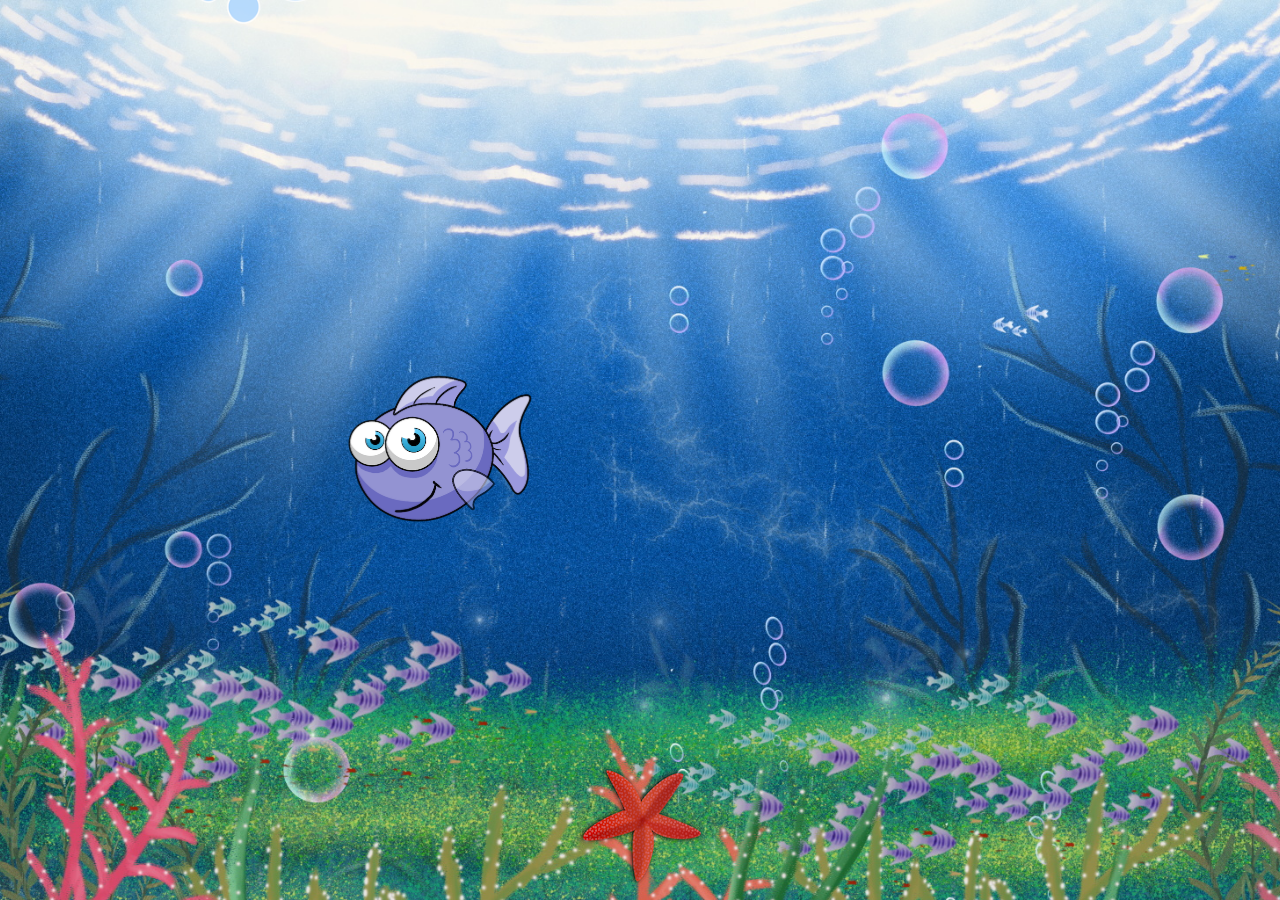
<file: Web-projects/Web-1/Fish-Underwater/index.html>
<!DOCTYPE html>
<html lang="en">
<head>
    <meta charset="UTF-8">
    <meta name="viewport" content="width=device-width, initial-scale=1.0">
    <title>Document</title>
    <link rel="stylesheet" href="style.css"/>
</head>
<body>
    <div class="bubbles-container">
        <img src="bubbles-1.png" id="bubbles"/>
    </div>
    <div class="fish-container">
        <img src="fish-2.png"/>
    </div>
    <div class="starfish-container">
        <img src="starfish.png"/>
    </div>
</body>
</html>
</file>
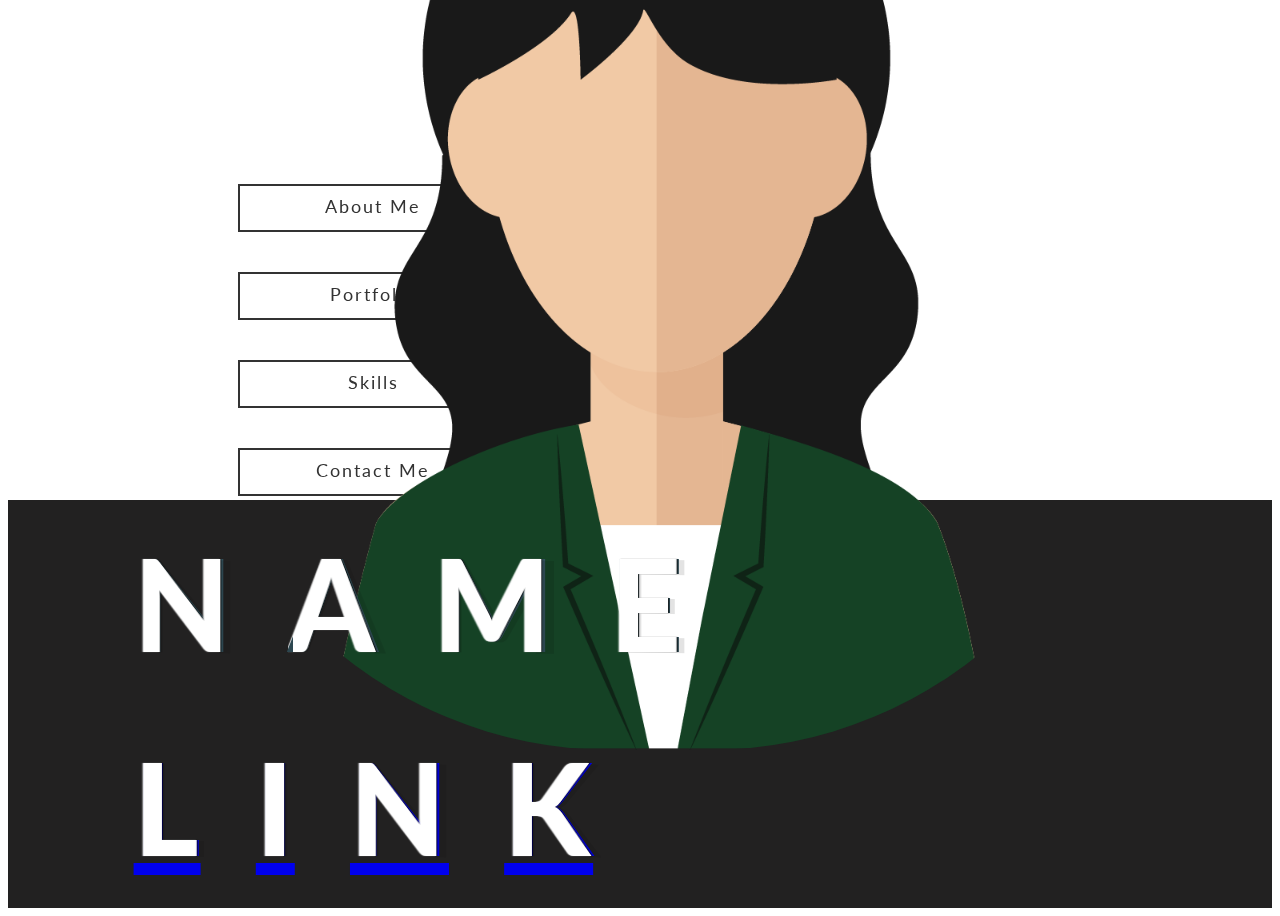
<file: Web-projects/Web-1/NamePage/index.html>
<!DOCTYPE html>
<html lang="en">
<head>
    <meta charset="UTF-8">
    <meta name="viewport" content="width=device-width, initial-scale=1.0">
    <title>Document</title>
    <link rel="stylesheet" href="style.css"/>
</head>
<body>    
    <div>
        <div class="back-img">
        <div class="home-buttons">
            <div class="btn-wrapper">
                <a href="about.html"><span>About Me</span></a>
            </div>
            <div class="btn-wrapper">
                <a href="#"><span>Portfolio</span></a>
            </div>
            <div class="btn-wrapper">
                <a href="skills.html"><span>Skills</span></a>
            </div>
            <div class="btn-wrapper">
                <a href="contact.html"><span>Contact Me</span></a>
            </div>
        </div>
    </div>
    <div class="background">
    <div class="profile-pic-container">
        <img src="avatar.png" id="profile-pic"/>
    </div>
    <div class="text-wrapper">
    <div class="foo">
        <span class="letter" data-letter="N">N</span>
        <span class="letter" data-letter="A">A</span>
        <span class="letter" data-letter="M">M</span>
        <span class="letter" data-letter="E">E</span>
    </div>
    <div class="foo">
        <span class="letter" data-letter="L">
            <a href="skills.html" alt="">L</a>
        </span>
        <span class="letter" data-letter="I">
            <a href="#" alt="">I</a>
        </span>
        <span class="letter" data-letter="N">
            <a href="about.html" alt="">N</a>
        </span>
        <span class="letter" data-letter="K">
            <a href="contact.html" alt="">K</a>
        </span>
    </div>
    <!-- <div class="job-title">
        <p>DEVELOPER</p>
    </div> -->
    </div>
</div>
</div>
</body>
</html>
</file>
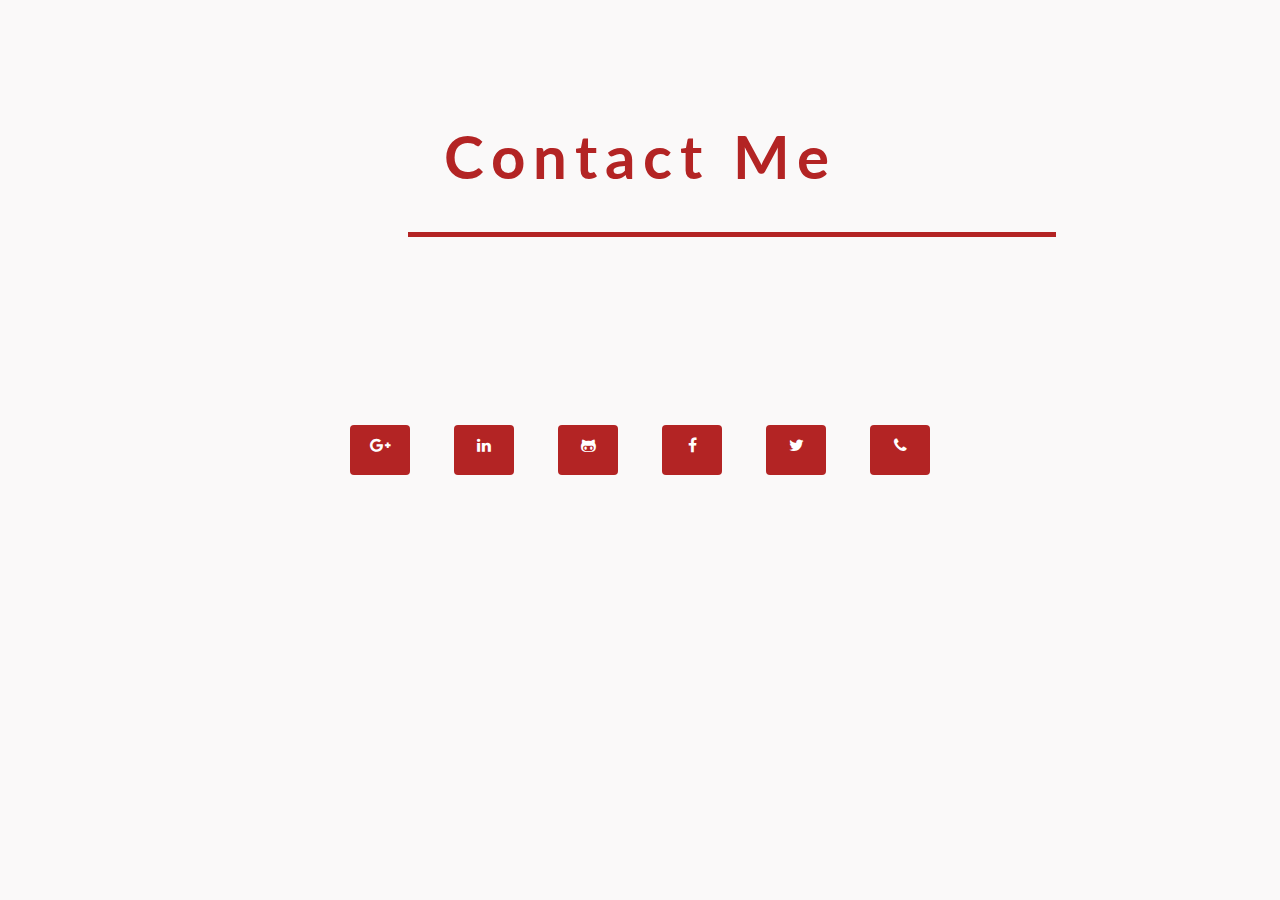
<file: Web-projects/Web-1/NamePage/contact.html>
<!DOCTYPE html>
<html lang="en">
<head>
    <meta charset="UTF-8">
    <meta name="viewport" content="width=device-width, initial-scale=1.0">
    <title>Document</title>
    <link rel="stylesheet" href="contact.css" />
    <link rel="stylesheet" href="https://cdnjs.cloudflare.com/ajax/libs/font-awesome/4.7.0/css/font-awesome.min.css">
</head>
<body>
    <div class="contact">
        <h1>Contact Me</h1>
        <div class="contact-block"></div>
    </div>
    <div class="socials">
        <a href="https://www.google.com"><span>Google+</span></a>
        <a href="https://www.linkedin.com"><span>LinkedIn</span></a>
        <a href="https://www.github.com"><span>Github</span></a>
        <a href="https://www.facebook.com"><span>Facebook</span></a>
        <a href="https://www.twitter.com"><span>Twitter</span></a>
        <a href="#"><span>Phone</span></a>
    </div>
</body>
</html>
</file>
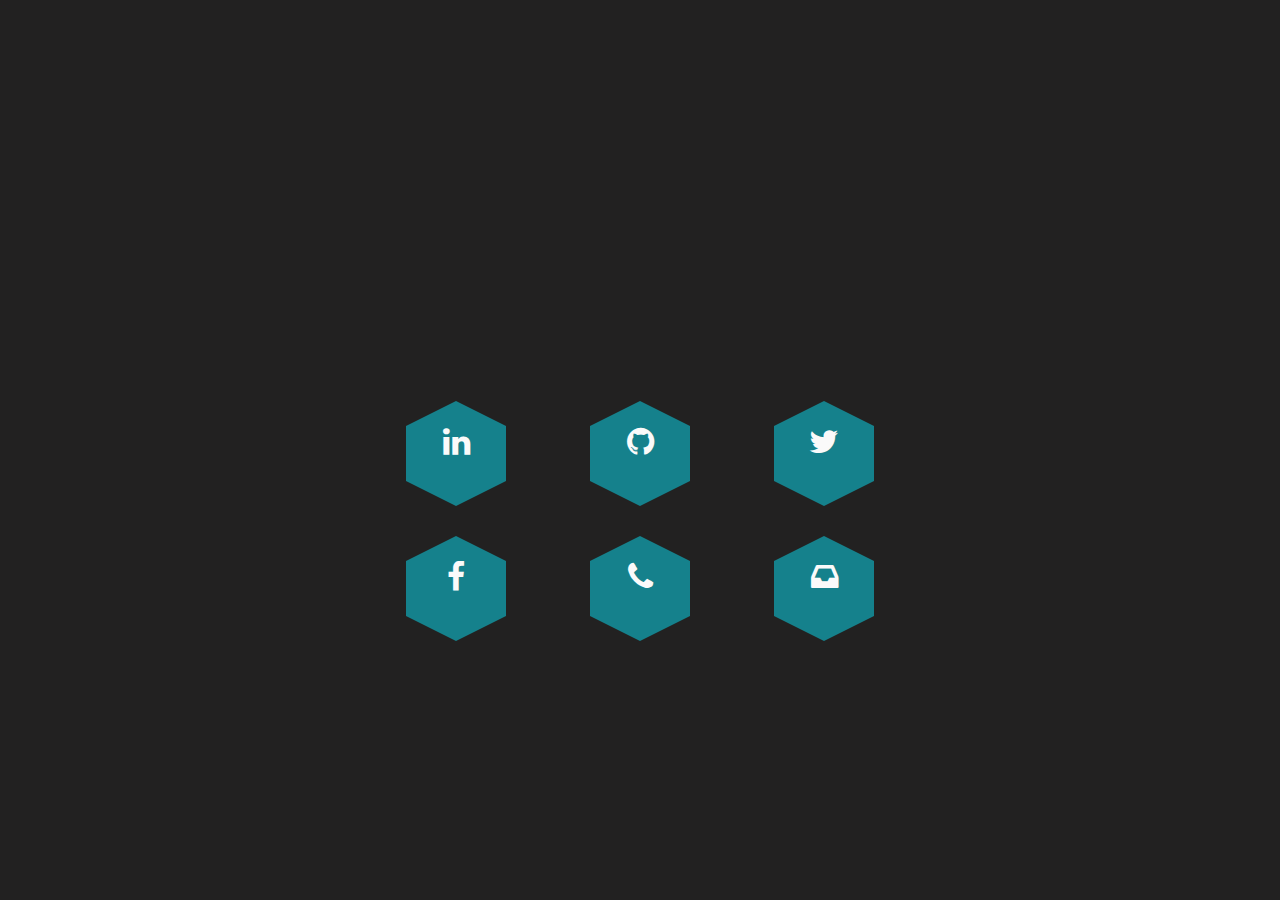
<file: Web-projects/Web-1/NamePage/Testing/contact.html>
<!DOCTYPE html>
<html lang="en">
<head>
    <meta charset="UTF-8">
    <meta name="viewport" content="width=device-width, initial-scale=1.0">
    <title>Document</title>
    <link rel="stylesheet" href="contact.css" />
    <link rel="stylesheet" href="https://cdnjs.cloudflare.com/ajax/libs/font-awesome/4.7.0/css/font-awesome.min.css">
</head>
<body>
    <div class="wrapper">
        <div class="inner">
            <div class="intro">
                <h1></h1>
            </div>
            <div class="social">
                <div class="hexagon">
                    <a href="www.linkedin.com/" target="_blank">
                        <i class="fa fa-linkedin fa-2x"></i>
                    </a>
                </div>
                <div class="hexagon">
                    <a href="www.github.com/" target="_blank">
                        <i class="fa fa-github fa-2x"></i>
                    </a>
                </div>
                <div class="hexagon">
                    <a href="www.twitter.com/" target="_blank">
                        <i class="fa fa-twitter fa-2x"></i>
                    </a>
                </div>
                <div class="hexagon">
                    <a href="facebook.com/" target="_blank">
                        <i class="fa fa-facebook fa-2x"></i>
                    </a>
                </div>
                <div class="hexagon">
                    <a href="#" target="_blank">
                        <i class="fa fa-phone fa-2x"></i>
                    </a>
                </div>
                <div class="hexagon">
                    <a href="#/" target="_blank">
                        <i class="fa fa-inbox fa-2x"></i>
                    </a>
                </div>
            </div>
        </div>
    </div>
</body>
</html>
</file>
<file: Web-projects/Web-1/Fish-Underwater/style.css>
* { 
    box-sizing: border-box;
}

body { 
    background: url('./underwater-background.jpg') no-repeat center center/cover;
    display: flex; 
    flex-direction: column;
    align-items: center;
    justify-content: center;
    height: 100vh; 
    margin: 0; 
    overflow: hidden; 
}

.bubbles-container { 
    display: flex;
    flex-direction: column;
    position: absolute; 
    bottom: 270px;
    left: 190px; 
} 

.starfish-container { 
    display: flex;
    /* flex-direction: column; */
    position: absolute; 
    bottom: 7px;
    left: 170px; 
} 

.fish-container {
    z-index: 2;
    display: flex;
    flex-direction: column;
    align-items: center;
    justify-content: center;
    position: absolute;
    perspective: 1000px;
    transition: 0.3s ease;
    /* top: 200px; */
  }

.fish-container > img { 
    transform: scale(0.5, 0.5);
}

/* .fish-container > img { 
    transition: 2s;
    transform: translateX(-200px) scale(0.5, 0.5);
} */

.starfish-container > img { 
    transition: 8s;
    transform: translateX(400px) rotate(360deg)
}

.fish-container > img { 
    transition: 5s;
    transform: translateX(-200px) scale(0.5, 0.5);
}


.bubbles-container > img { 
    /* top: 130px; */
    transition: 9s;
    transform: translateY(-600px) scale(0.9, 0.9)
}
</file>
<file: Web-projects/Web-1/NamePage/style.css>
@import url(https://fonts.googleapis.com/css?family=Lato:900);

*, *:before, *:after{
  box-sizing:border-box;
}

body{
  font-family: 'Lato', sans-serif;
}

.background { 
  top: 0;
  left: 0;
  width: 100%;
  height: 50%;
  background-color: rgb(34, 33, 33); 
}

.text-wrapper { 
  /* left: 60px;  */
  margin-top: 500px; 
  margin-left: 100px; 

}

.profile-pic-container { 
  display: flex;
  flex-direction: column;
  position: absolute; 
  right: 20px;
  bottom: 30px; 
  margin-top: 50px;
  transform: scale(0.8, 0.8);
} 

div #profile-pic { 
  border-radius: 45%;
}

div.foo{
  /* margin-left: 130px;
  top: 20px;  */
  /* width: 90%; */
  /* margin: 0 auto; */
  /* text-align: center; */
}

.letter{
  display: inline-block;
  font-weight: 900;
  font-size: 8em; /* Font-size of letters */
  margin: 0.2em; /* Spacing between letters */
  position: relative;
  color: #32505a;
  transform-style: preserve-3d;
  perspective: 400; /* Adds HD effect to letters */
  z-index: 1; /* positioning of letters with relation to other items on page */
}

.letter:before, .letter:after{
  position:absolute;
  content: attr(data-letter);
  transform-origin: top left;
  top:0;
  left:0;
  text-decoration: none;
}

.letter, .letter:before, .letter:after{
  transition: all 0.3s ease-in-out;
}

.letter:before{
  color: #fff;
  text-shadow: 
    -1px 0px 1px rgba(255,255,255,.8),
    1px 0px 1px rgba(0,0,0,.8);
  z-index: 3;
  transform:
    rotateX(0deg)
    rotateY(-15deg)
    rotateZ(0deg);
}

.letter:after{
  color: rgba(0,0,0,.11);
  z-index:2;
  transform:
    scale(1.08,1)
    rotateX(0deg)
    rotateY(0deg)
    rotateZ(0deg)
    skew(0deg,1deg);
}
.letter:hover:before{
  color: #fafafa;
  transform:
    rotateX(0deg)
    rotateY(-40deg)
    rotateZ(0deg);
}
.letter:hover:after{
  transform:
    scale(1.08,1)
    rotateX(0deg)
    rotateY(40deg)
    rotateZ(0deg)
    skew(0deg,22deg);
}

/* Home Buttons */

.back-img { 
  /* position: fixed;  */
}

.home-buttons {
  position: fixed; 
  /* padding-top: 200px;  */
 bottom: 320px;
  padding-left: 230px;
}

.btn-wrapper {
  position: relative; 
  /* padding: 5px;  */
  padding-bottom: 40px; 
  top: 50%;
  left: 50%;
  transform: translate(-50%, -50%);
}

.btn-wrapper > a{
  display: block;
  width: 270px;
  height: 48px;
  line-height: 40px;
  font-size: 18px;
  text-decoration: none;
  color: #333;
  border: 2px solid #333;
  letter-spacing: 2px;
  text-align: center;
  position: relative;
  transition: all .35s;
}

.btn-wrapper > a span{
  position: relative;
  z-index: 2;
}

.btn-wrapper > a:after{
  position: absolute;
  content: "";
  top: 0;
  left: 0;
  width: 0;
  height: 100%;
  background: #b32424;
  transition: all .35s;
}

.btn-wrapper > a:hover{
  color: #fff;
}

.btn-wrapper > a:hover:after{
  width: 100%;
}

/* Job Title */

.job-title > p { 
  font-size: 80px;
  color: white;
  letter-spacing: 0.5rem;
  font-style: italic;
  margin-left: 50px; 
  margin-top: 10px;  
}
</file>
<file: Web-projects/Web-1/NamePage/contact.css>
@import url(https://fonts.googleapis.com/css?family=Lato:900);

body {
  background-color: rgb(250, 249, 249);
  text-align:center;
  font-family: 'Lato', sans-serif;
  }
  

  .contact { 
    /* position: fixed;  */
  }

.contact-block { 
  /* position: relative;  */
  height: 0.3rem; 
  width: 40.5rem; 
  background: #b32424;
  margin-left:400px;  
  align-items: center;
  /* border-style: ; */
}
/* .title-under { 
  margin-left: 780px;
  height: 0.25rem; 
  width: 12rem; 
  background: rgb(107, 172, 46)
} */


h1 { 
  padding-top: 80px; 
  font-size: 60px; 
  color: #b32424;
  /* margin-left: 10px;  */
  letter-spacing: 8px;
}

  .socials {
    display: inline-block;
    position:absolute;
    top: 50%;
    left:50%;
    /* -ms-transform:translate(-50%,-50%);
    -webkit-transform:translate(-50%,-50%); */
    transform:translate(-50%,-50%);
  }
  
  /* Icons */
  
  a {
    color:#fff;
    background: #b32424;
    border-radius:4px;
    text-align:center;
    text-decoration:none;
    font-family:fontawesome;
    position: relative;
    display: inline-block;
    width:60px;
    height:38px;
    padding-top:12px;
    margin:0 20px;
    /* -o-transition:all .5s;
    -webkit-transition: all .5s;
    -moz-transition: all .5s; */
    transition: all .5s;
     /* -webkit-font-smoothing: antialiased; */
  }
  
  a:hover {
    background: #e66e84;
    transform: scale(1.5, 1.5);
  }
  
  /* pop-up text */
  
  a span {
    color:#666;
    position:absolute;
    font-family:sans-serif;
    bottom:0;
    left:-25px;
    right:-25px;
    padding:5px 7px;
    z-index:-1;
    font-size:14px;
    border-radius:2px;
    background:#fff;
    visibility:hidden;
    opacity:0;
    /* -o-transition:all .5s cubic-bezier(0.68, -0.55, 0.265, 1.55);
    -webkit-transition: all .5s cubic-bezier(0.68, -0.55, 0.265, 1.55);
    -moz-transition: all .5s cubic-bezier(0.68, -0.55, 0.265, 1.55); */
    transition: all .5s cubic-bezier(0.68, -0.55, 0.265, 1.55);
  }
  
  /* pop-up text arrow */
  
  a span:before {
    content:'';
    width: 0; 
    height: 0; 
    border-left: 5px solid transparent;
    border-right: 5px solid transparent;
    border-top: 5px solid #fff;
    position:absolute;
    bottom:-5px;
    left:40px;
  }
  
  /* text pops up when icon is in hover state */
  
  a:hover span {
    bottom:70px;
    visibility:visible;
    opacity:1;
    transform: scale(1.5, 1.5);
  }
  
  /* font awesome icons */
  
  a:nth-of-type(1):before {
      content:'\f0d5';
      transition: 0.5s;
    }
    a:nth-of-type(2):before {
       content:'\f0e1';
       transition: 0.5s;
    }
    a:nth-of-type(3):before {
       content:'\f113';
       transition: 0.5s;
    }
    a:nth-of-type(4):before {
        content:'\f09a';
        transition: 0.5s;
    }
    a:nth-of-type(5):before {
        content:'\f099';
        transition: 0.5s;
    }
    a:nth-of-type(6):before {
        content:'\f095';
        transition: 0.5s;
    }
</file>
<file: Web-projects/Web-1/NamePage/Testing/contact.css>
body {
    background-color: rgb(34, 33, 33); 
  }
  
  .inner {
    width: 550px;
    height: 170px;
    position: absolute;
    top: 0;
    bottom: 0;
    left: 0;
    right: 0;
    margin: auto;
    text-align: center;
  }
  
  .hexagon {
      width: 100px;
      height: 55px;
      background: #15818C;
      position: relative;
     display: inline-block;
     margin: 40px;
  }
  .hexagon:before {
      content: "";
      position: absolute;
      top: -25px;
      left: 0;
      width: 0;
      height: 0;
      border-left: 50px solid transparent;
      border-right: 50px solid transparent;
      border-bottom: 25px solid #15818C;
  }
  .hexagon:after {
      content: "";
      position: absolute;
      bottom: -25px;
      left: 0;
      width: 0;
      height: 0;
      border-left: 50px solid transparent;
      border-right: 50px solid transparent;
      border-top: 25px solid #15818C;
  }
  
  .fa {
    font-size: 40pt;
    color: #fAFAFA;
  }
  
  .fa-twitter {
    margin: auto 25px;
  }
  
  .fa-linkedin {
    margin: auto 27px;  
  }
</file>
